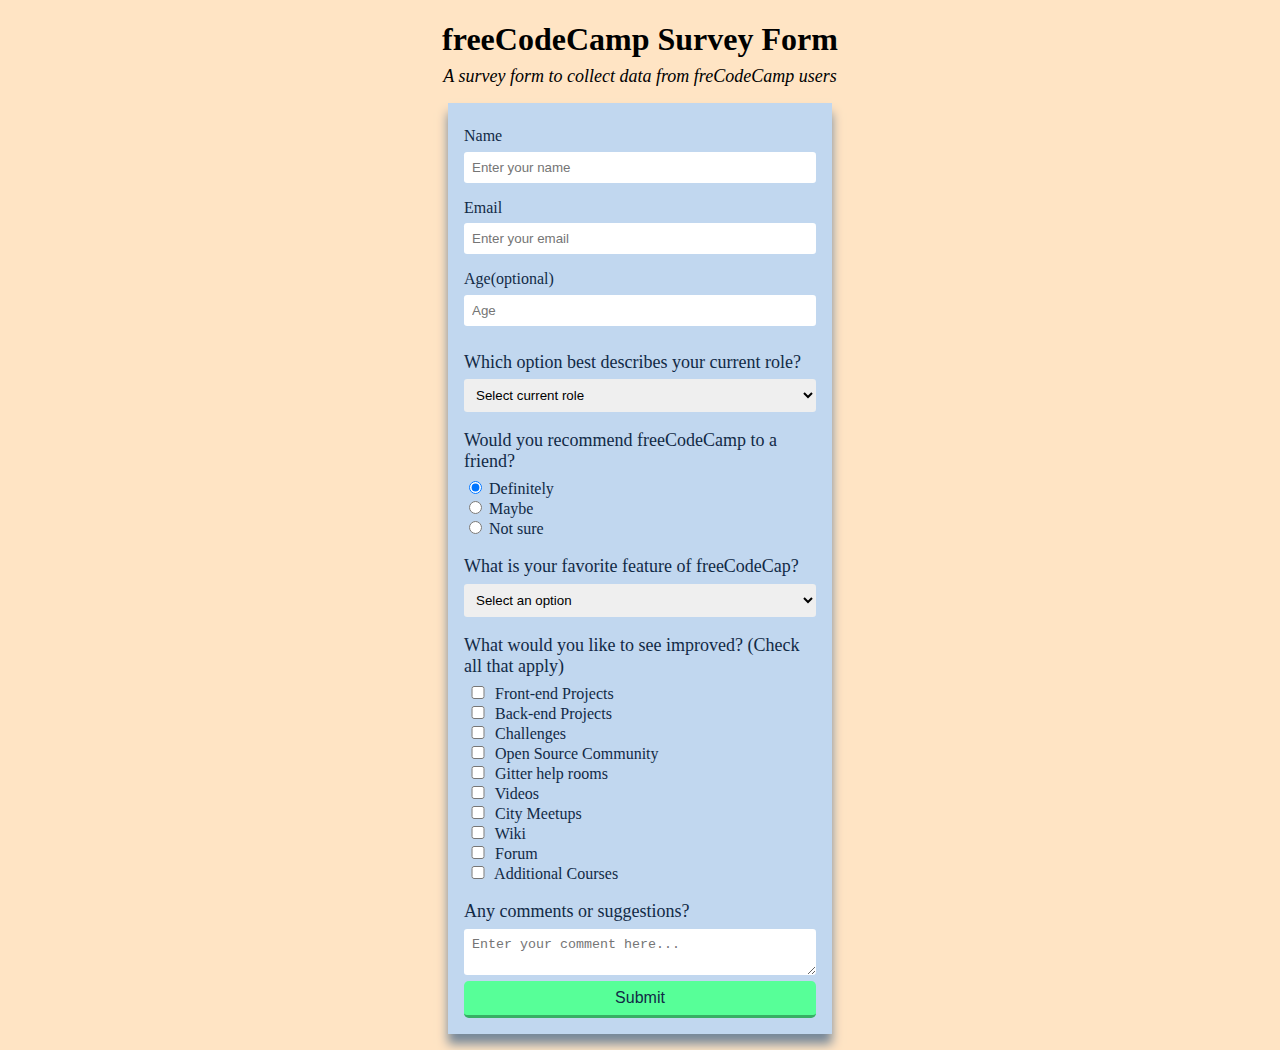
<file: Build-a-Survey-Form/index.html>
<!DOCTYPE html>
<html lang="en">
<head>
    <meta charset="UTF-8">
    <meta http-equiv="X-UA-Compatible" content="IE=edge">
    <meta name="viewport" content="width=device-width, initial-scale=1.0">
    <link rel="stylesheet" href="styles.css">
    <title>Survey Form</title>
</head>
<body>
    <div class="container">
        <header>
            <h1 id="title">freeCodeCamp Survey Form</h1>
            <p id="description">A survey form to collect data from freCodeCamp users</p>
        </header>
        <form action="/" id="survey-form">
            <div class="form-group">
                <label for="name" id="name-label" class="label-inputs">
                    Name
                    <input type="text" name="name" id="name" class="inputs" placeholder="Enter your name" required>
                </label>
                <label for="email" id="email-label" class="label-inputs">
                    Email
                    <input type="email" name="email" id="email" class="inputs" placeholder="Enter your email" required>
                </label>
                <label for="age" id="number-label" class="label-inputs">
                    Age(optional)
                    <input type="number" name="age" id="number" class="inputs" min="10" max="90" placeholder="Age">
                </label>
            </div>
            <div class="form-group">
                <p>Which option best describes your current role?</p>
            <select name="role" id="dropdown">
                <option disable selected value>Select current role</option>
                <option value="student">Student</option>
                <option value="job">Full Time Job</option>
                <option value="learner">Full Time Learner</option>
                <option value="preferNo">Prefer not to say</option>
                <option value="other">Other</option>
            </select>
            </div>
            <div class="form-group">
                <p>Would you recommend freeCodeCamp to a friend?</p>
                <label for="">
                    <input type="radio" name="user-recommend" value="definitely" checked>
                    Definitely
                </label>
                <label for="">
                    <input type="radio" name="user-recommend" value="maybe">
                    Maybe
                </label>
                <label for="">
                    <input type="radio" name="user-recommend" value="not-sure">
                    Not sure
                </label>
            </div>
            <div class="form-group">
                <p>What is your favorite feature of freeCodeCap?</p>
                <select name="feature" id="dropdown">
                    <option disabled selected value>Select an option</option>
                    <option value="challenges">Challenges</option>
                    <option value="projects">Projects</option>
                    <option value="community">Community</option>
                    <option value="open-source">Open source</option>
                </select>
            </div>
            <div class="form-group">
                <p>What would you like to see improved? (Check all that apply)</p>
                <label for="">
                    <input type="checkbox">
                    Front-end Projects
                </label>
                <label for="">
                    <input type="checkbox">
                    Back-end Projects
                </label>
                <label for="">
                    <input type="checkbox">
                    Challenges
                </label>
                <label for="">
                    <input type="checkbox">
                    Open Source Community
                </label>
                <label for="">
                    <input type="checkbox">
                    Gitter help rooms
                </label>
                <label for="">
                    <input type="checkbox">
                    Videos
                </label>
                <label for="">
                    <input type="checkbox">
                    City Meetups
                </label>
                <label for="">
                    <input type="checkbox">
                    Wiki
                </label>
                <label for="">
                    <input type="checkbox">
                    Forum
                </label>
                <label for="">
                    <input type="checkbox">
                    Additional Courses
                </label>
            </div>
            <div class="form-group">
                <p>Any comments or suggestions?</p>
                <textarea name="" id="comments" placeholder="Enter your comment here..."></textarea>
                <button type="submit" id="submit">Submit</button>
            </div>
        </form>
    </div>
</body>
</html>
</file>
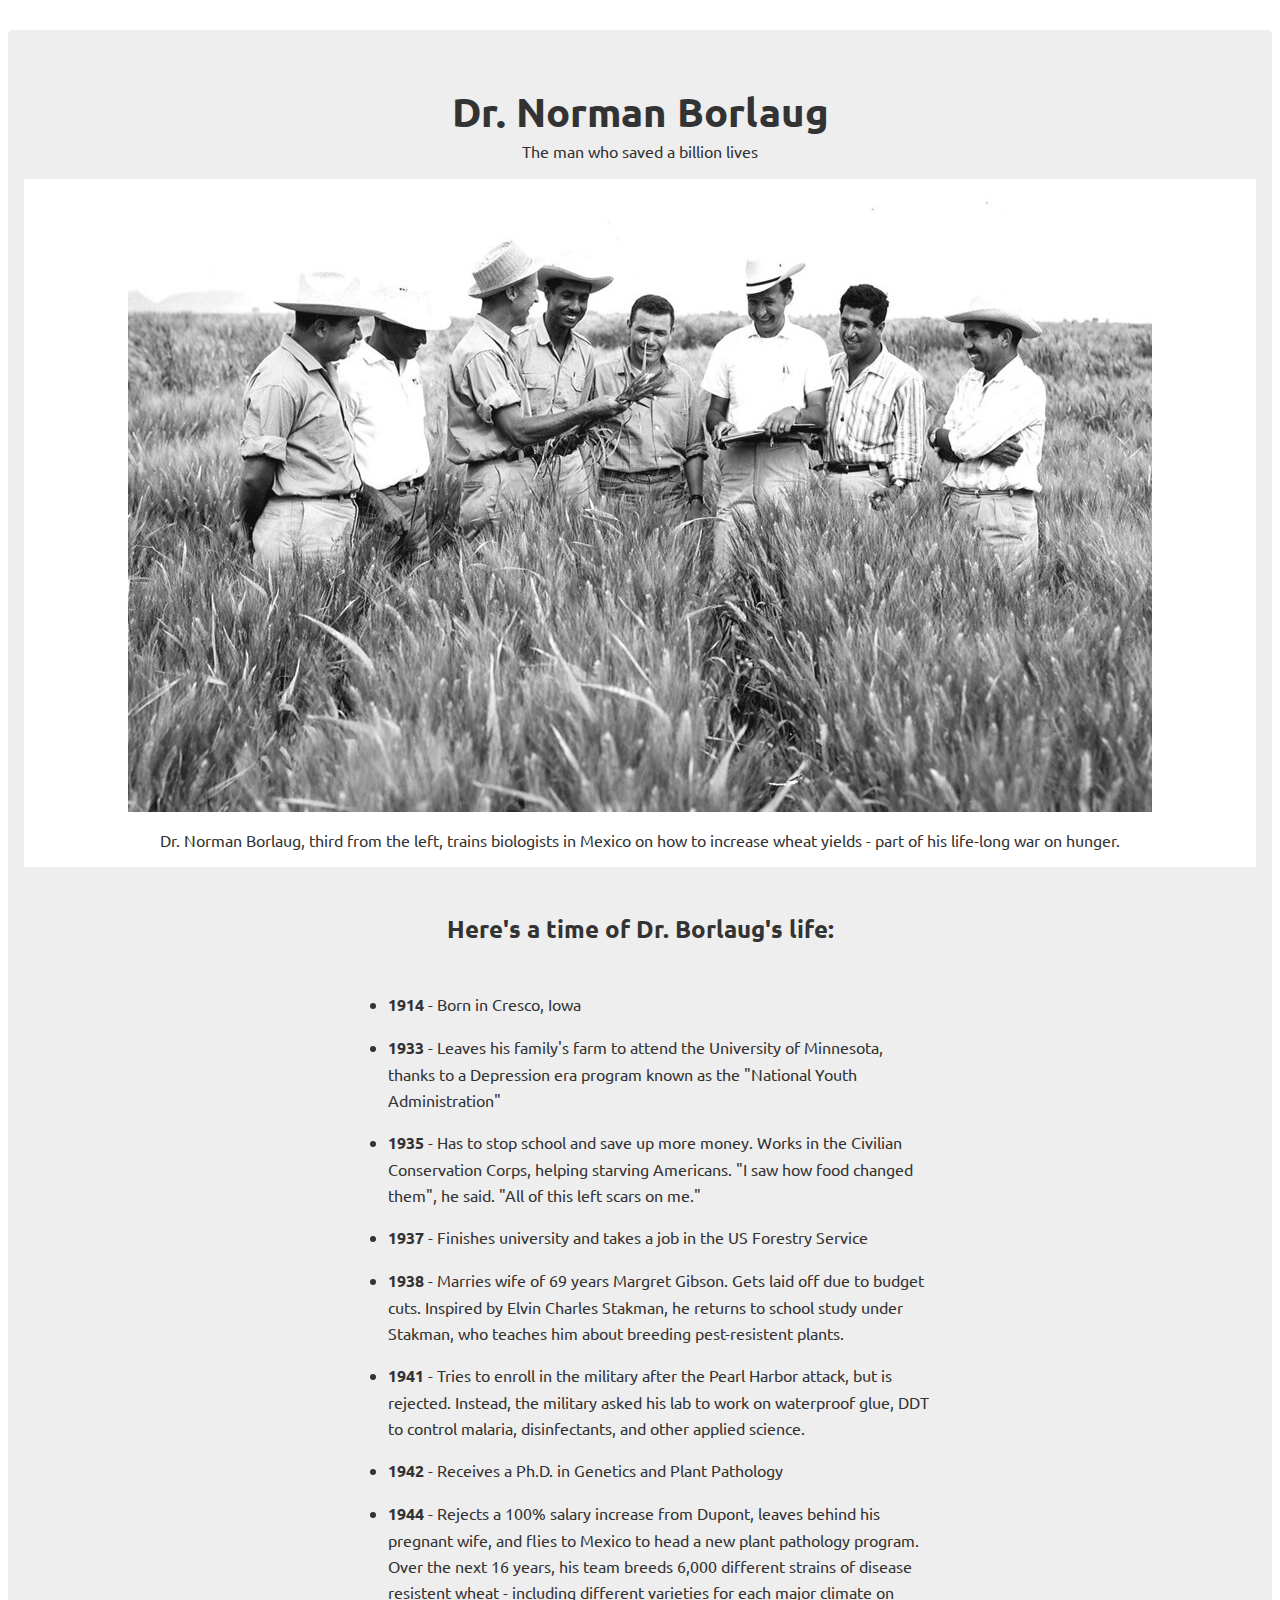
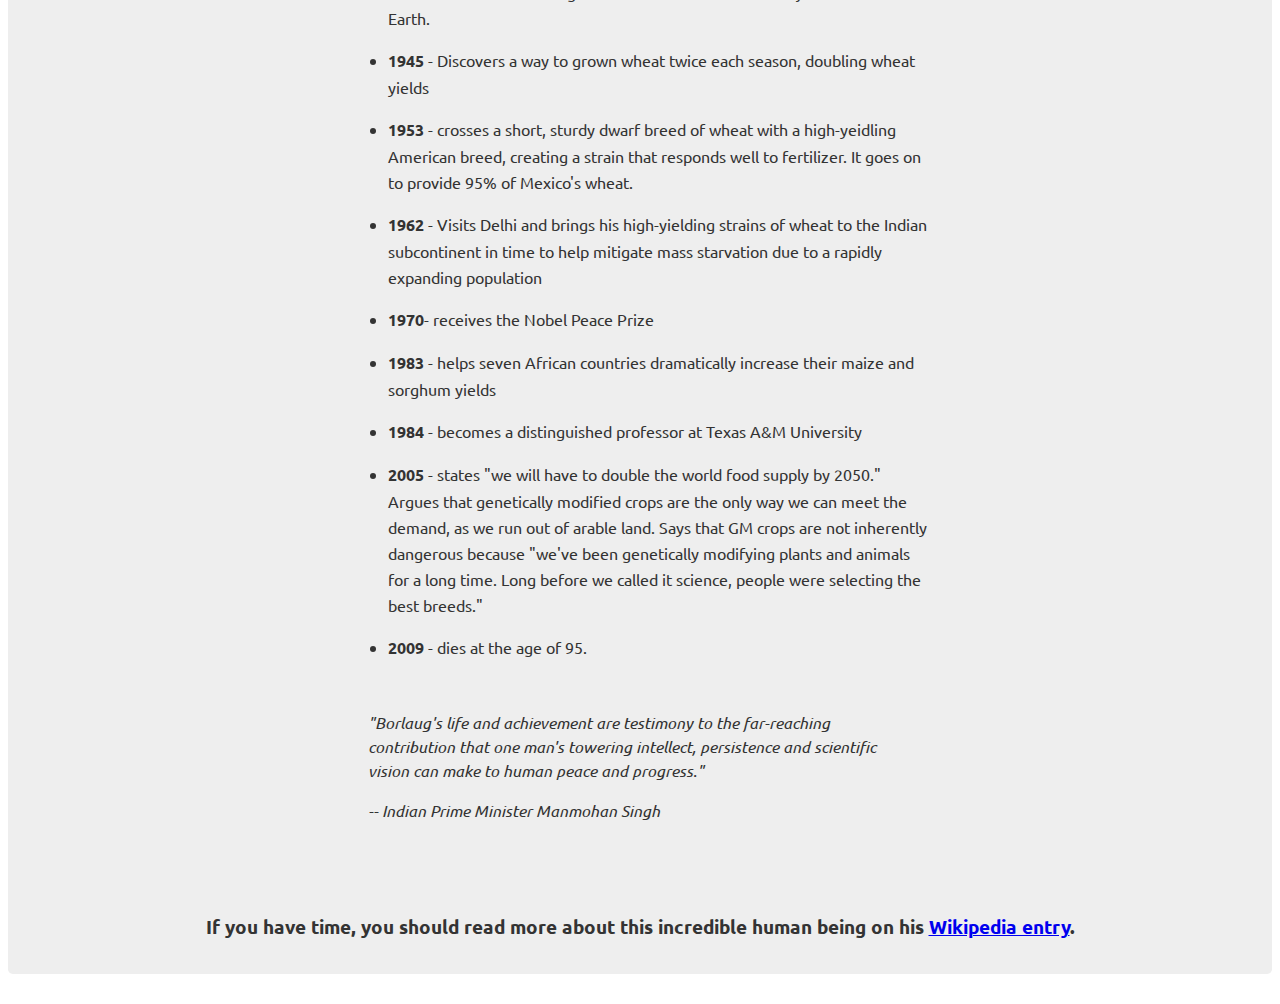
<file: Build-a-Tribute-Page/index.html>
<!DOCTYPE html>
<html lang="en">
<head>
    <meta charset="UTF-8">
    <meta http-equiv="X-UA-Compatible" content="IE=edge">
    <meta name="viewport" content="width=device-width, initial-scale=1.0">
    <link rel="stylesheet" href="style.css">
    <title>Tribute Page</title>
</head>
<body>
    <div class="container">
        <header>
            <h1 id="title">Dr. Norman Borlaug</h1>
            <p>The man who saved a billion lives</p>
        </header>
        <main id="main">
            <figure id="img-div">
                <img id="image" src="tribute-page-main-image.jpg" alt="Dr. Norman Borlaug with trains biologists in Mexico">
                <figcaption id="img-caption">Dr. Norman Borlaug, third from the left, trains biologists in Mexico on how to increase wheat yields - part of his life-long war on hunger.</figcaption>
            </figure>
            <section id="tribute-info">
                <h3 id="headline">Here's a time of Dr. Borlaug's life:</h3>
                <ul>
                    <li><strong>1914</strong> - Born in Cresco, Iowa</li>
                    <li><strong>1933</strong> - Leaves his family's farm to attend the University of Minnesota, thanks to a Depression era program known as the "National Youth Administration"</li>
                    <li><strong>1935</strong> - Has to stop school and save up more money. Works in the Civilian Conservation Corps, helping starving Americans. "I saw how food changed them", he said. "All of this left scars on me."</li>
                    <li><strong>1937</strong> - Finishes university and takes a job in the US Forestry Service</li>
                    <li><strong>1938</strong> - Marries wife of 69 years Margret Gibson. Gets laid off due to budget cuts. Inspired by Elvin Charles Stakman, he returns to school study under Stakman, who teaches him about breeding pest-resistent plants.</li>
                    <li><strong>1941</strong> - Tries to enroll in the military after the Pearl Harbor attack, but is rejected. Instead, the military asked his lab to work on waterproof glue, DDT to control malaria, disinfectants, and other applied science.</li>
                    <li><strong>1942</strong> - Receives a Ph.D. in Genetics and Plant Pathology</li>
                    <li><strong>1944</strong> - Rejects a 100% salary increase from Dupont, leaves behind his pregnant wife, and flies to Mexico to head a new plant pathology program. Over the next 16 years, his team breeds 6,000 different strains of disease resistent wheat - including different varieties for each major climate on Earth.</li>
                    <li><strong>1945</strong> - Discovers a way to grown wheat twice each season, doubling wheat yields</li>
                    <li><strong>1953</strong> - crosses a short, sturdy dwarf breed of wheat with a high-yeidling American breed, creating a strain that responds well to fertilizer. It goes on to provide 95% of Mexico's wheat.</li>
                    <li><strong>1962</strong> - Visits Delhi and brings his high-yielding strains of wheat to the Indian subcontinent in time to help mitigate mass starvation due to a rapidly expanding population</li>
                    <li><strong>1970</strong>- receives the Nobel Peace Prize</li>
                    <li><strong>1983</strong> - helps seven African countries dramatically increase their maize and sorghum yields</li>
                    <li><strong>1984</strong> - becomes a distinguished professor at Texas A&M University</li>
                    <li><strong>2005</strong> - states "we will have to double the world food supply by 2050." Argues that genetically modified crops are the only way we can meet the demand, as we run out of arable land. Says that GM crops are not inherently dangerous because "we've been genetically modifying plants and animals for a long time. Long before we called it science, people were selecting the best breeds."</li>
                    <li><strong>2009</strong> - dies at the age of 95.</li>
                </ul>
                <blockquote cite="http://news.rediff.com/report/2009/sep/14/pm-pays-tribute-to-father-of-green-revolution-borlaug.htm">
                    <p>
                        "Borlaug's life and achievement are testimony to the far-reaching contribution that one man's towering intellect, persistence and scientific vision can make to human peace and progress."
                    </p>
                    <cite>-- Indian Prime Minister Manmohan Singh</cite>
                </blockquote>
                <br>
            </section>
        </main>
        <footer>
            <h3>If you have time, you should read more about this incredible human being on his <a id="tribute-link" href="https://en.wikipedia.org/wiki/Norman_Borlaug" target="_blank">Wikipedia entry</a>.</h3>
        </footer>
    </div>
</body>
</html>
</file>
<file: Build-a-Survey-Form/styles.css>
body {
    margin: 0;
    padding: 0;
    background-color: #ffe4c4;
}

.container {
    margin: 0 auto;
    min-height: 100vh;
    width: 416px;
}

header {
    text-align: center;
    
}

header > h1 {
    margin-bottom: 0.5rem;
}

header > p {
    margin: 0;
    margin-bottom: 0.5rem;
    font-style: italic;
    font-size: 1.125rem;
}

form {
    margin: 1rem;
    padding: 1rem;
    box-shadow: 0 10px 10px lightslategray;
    background-color:  hsla(213, 88%, 84%, 0.8);
    color: #112A46;
}

.form-group {
    display: flex;
    flex-direction: column;
}

.label-inputs{
    display: flex;
    flex-direction: column;
    padding: 0.5rem 0;
}

.inputs {
    margin-top: 0.4rem;
    padding: 0.5rem;
    border: none;
    border-radius: 0.2rem;
}

p {
    margin-bottom: 0.4rem;
    font-size: 1.125rem;
}

#dropdown {
    padding: 0.5rem;
    border: none;
    border-radius: 0.2rem;
}

input[type="checkbox"] {
    width: 1.25rem;
}

#comments {
    padding: 0.5rem;
    border: none;
    border-radius: 0.2rem;
}

#submit {
    margin-top: 0.4rem;
    padding: 0.5rem 1rem;
    border: none;
    border-radius: 0.3rem;
    border-bottom: 3px solid #37af65;
    background-color: #57ff98;
    color: #112A46;
    font-size: inherit;
}
</file>
<file: Build-a-Tribute-Page/style.css>
@import url('https://fonts.googleapis.com/css2?family=Ubuntu:wght@300;400;500;700&display=swap');

/* * {
    box-sizing: border-box;
} */

body {
    margin: 0;
    padding: 0;
    text-align: center;
    font-family: 'Ubuntu', sans-serif;
    font-size: 1rem;
    line-height: 1.5rem;
    color: #333;
}

.container {
    background-color: #eee;
    margin: 1.875rem 0.5rem;
    padding: 1rem;
    border-radius: 0.3rem;
}

/* header {
    text-align: center;
} */

#title {
    font-size: 2.5rem;
    font-weight: 700;
    margin-bottom: 0;
    padding-top: 1.625rem;
}

#img-div {
    margin: 0;
    padding: 0.625rem;
    /* text-align: center; */
    background-color: #fff;
}

#image {
    display: block;
    margin: 0 auto;
    max-width: 100%;
    height: auto;
}

#img-caption {
    display: block;
    margin: 1rem 0 0.3rem;
}

#headline {
    margin: 3.125rem 0;
    /* text-align: center; */
    font-size: 1.5rem;
}

ul {
    max-width: 34rem;
    margin: 0 auto 50px auto;
    text-align: left;
    line-height: 1.625rem;
}

li {
    margin: 1rem 0;
}

blockquote {
    max-width: 34rem;
    margin: 0 auto 50px auto;
    font-style: italic;
    text-align: left;
}
</file>
